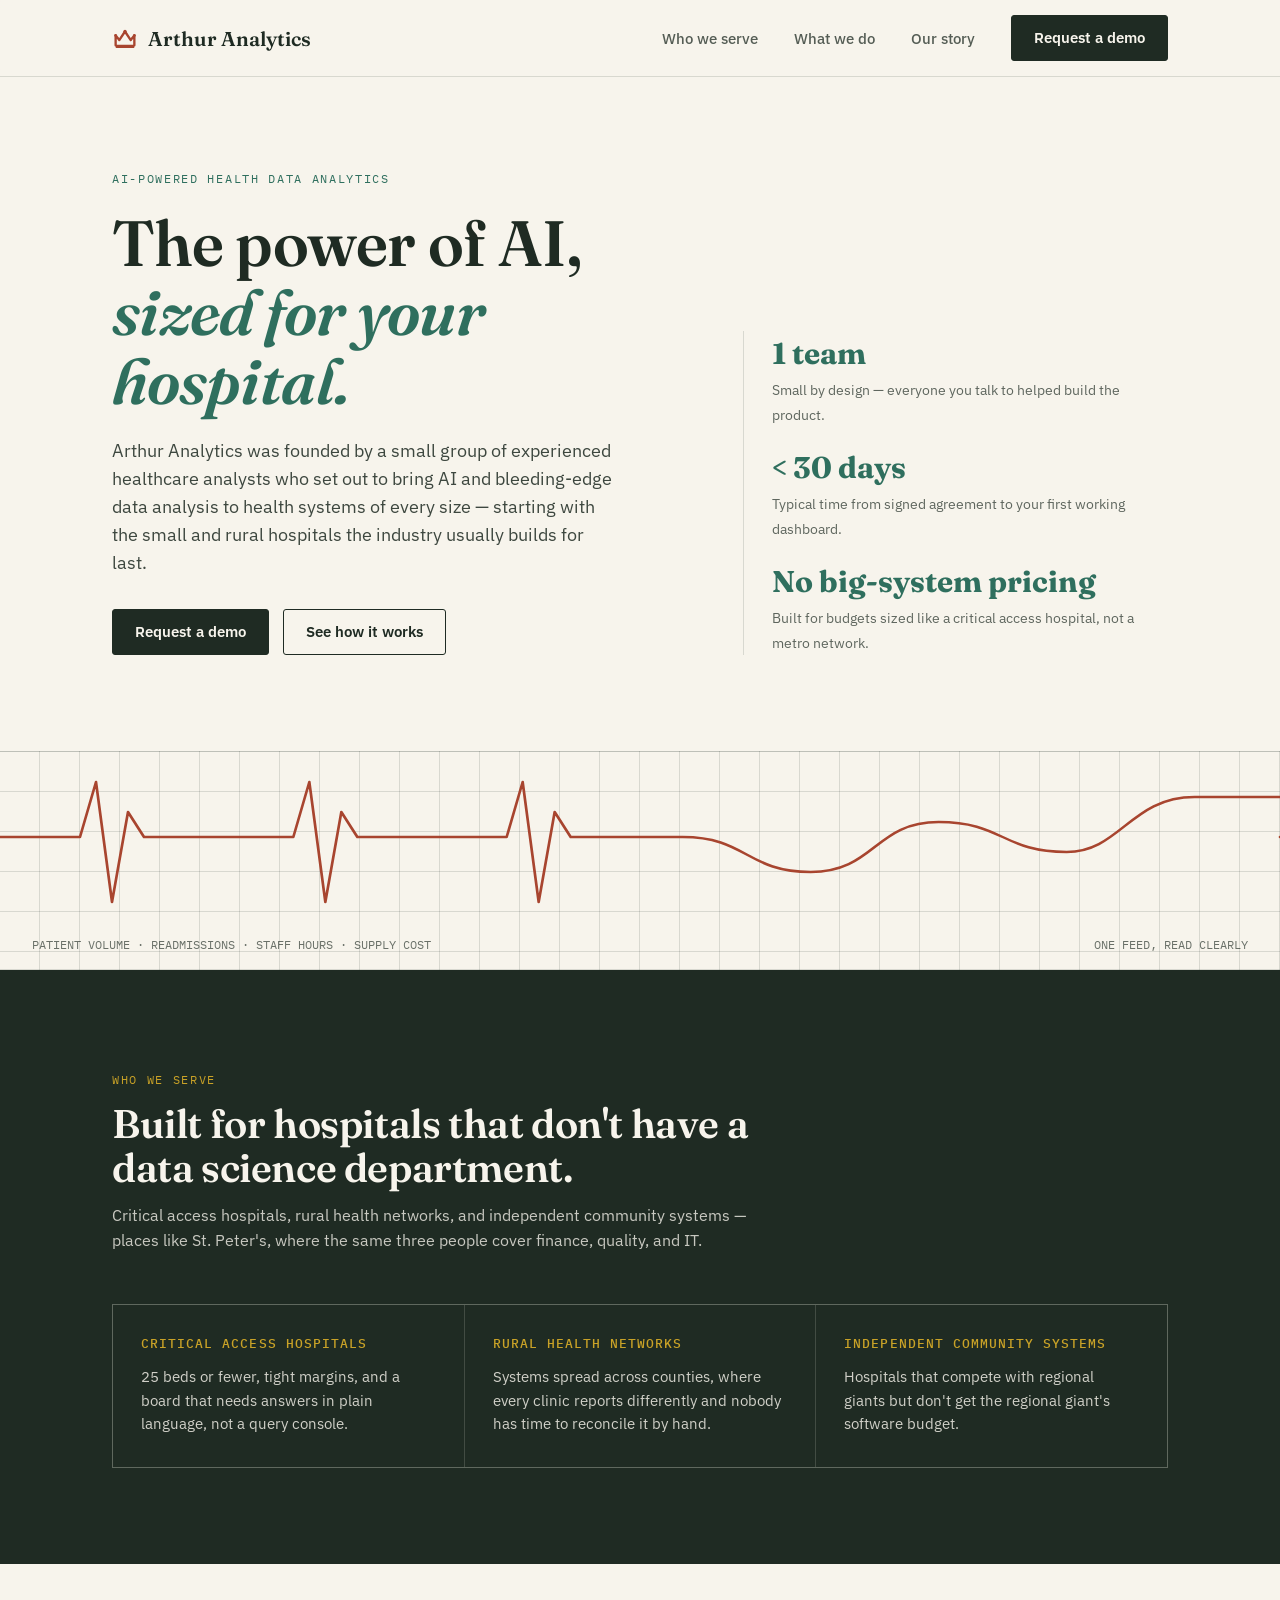
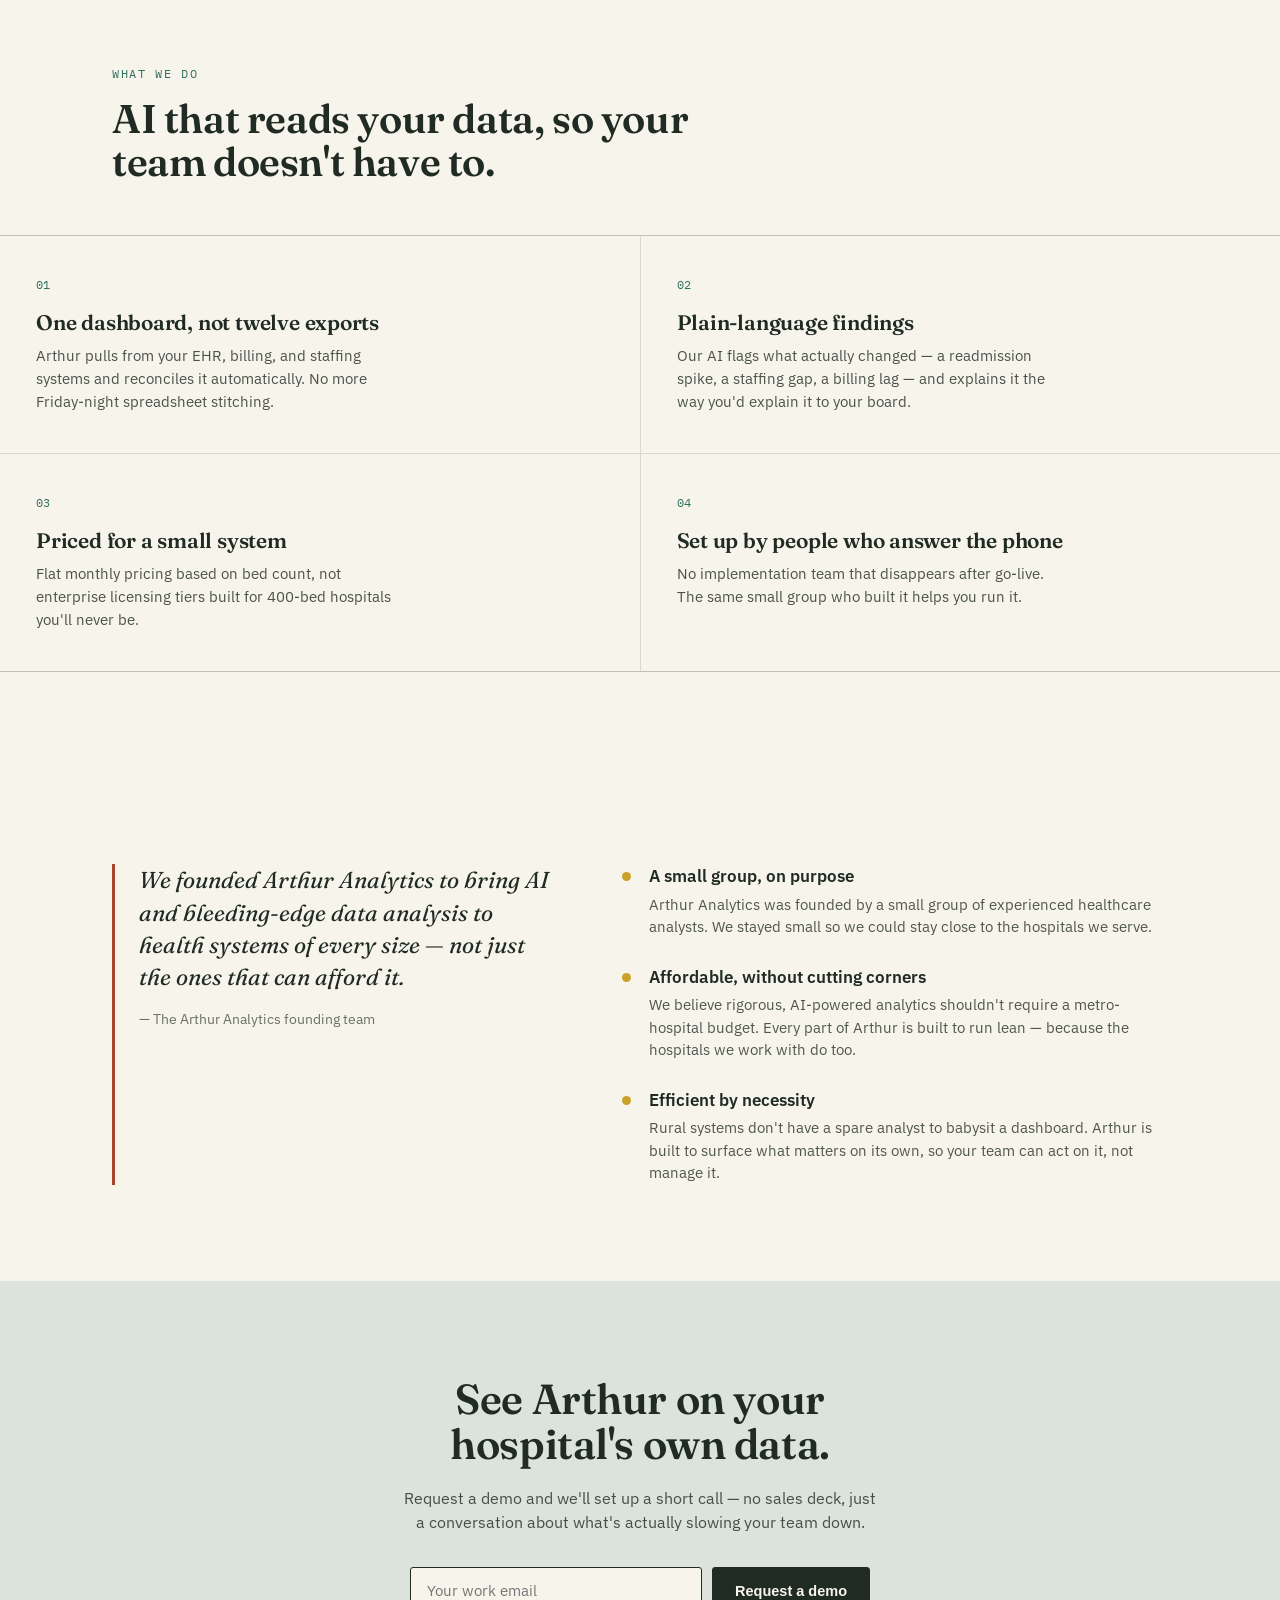
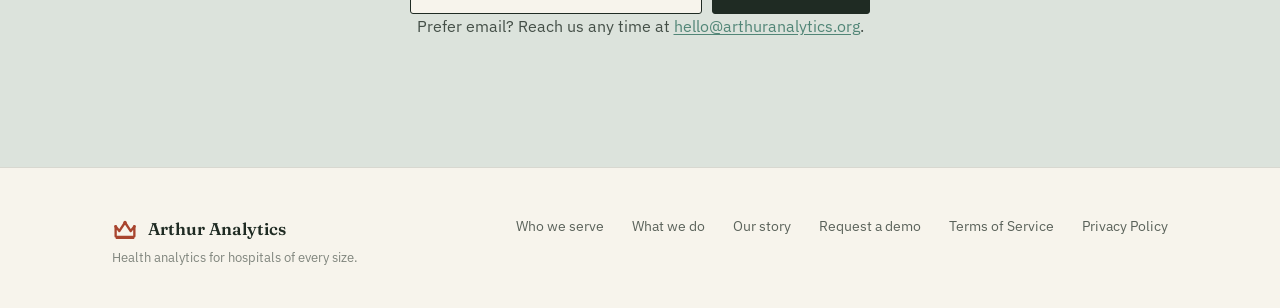
<file: index.html>
<!DOCTYPE html>
<html lang="en">
<head>
<meta charset="UTF-8">
<meta name="viewport" content="width=device-width, initial-scale=1.0">
<title>Arthur Analytics — AI-powered health analytics for hospitals of every size</title>
<meta name="description" content="Arthur Analytics brings the power of AI and bleeding-edge data analysis to health systems of all sizes — built by a small group of healthcare analysts, priced for small and rural hospitals.">
<link rel="preconnect" href="https://fonts.googleapis.com">
<link rel="preconnect" href="https://fonts.gstatic.com" crossorigin>
<link href="https://fonts.googleapis.com/css2?family=Fraunces:opsz,wght@9..144,400;9..144,500;9..144,600;9..144,700&family=IBM+Plex+Sans:wght@400;500;600&family=IBM+Plex+Mono:wght@400;500&display=swap" rel="stylesheet">
<link rel="stylesheet" href="styles.css">
</head>
<body>

<header>
  <nav class="wrap">
    <a class="logo" href="index.html" aria-label="Arthur Analytics home">
      <svg class="mark" viewBox="0 0 100 100" aria-hidden="true">
        <rect x="14" y="76" width="72" height="12" rx="2.5" fill="currentColor"/>
        <polyline points="14,78 14,40 28,58 50,25 72,58 86,40 86,78" fill="none" stroke="currentColor" stroke-width="9" stroke-linejoin="round" stroke-linecap="round"/>
        <circle cx="14" cy="40" r="5.5" fill="currentColor"/>
        <circle cx="50" cy="25" r="6.5" fill="currentColor"/>
        <circle cx="86" cy="40" r="5.5" fill="currentColor"/>
      </svg>
      Arthur Analytics
    </a>
    <div class="nav-links">
      <ul>
        <li><a href="#who">Who we serve</a></li>
        <li><a href="#what">What we do</a></li>
        <li><a href="#story">Our story</a></li>
      </ul>
      <a class="btn btn-primary" href="#contact">Request a demo</a>
    </div>
  </nav>
</header>

<main>
  <section class="hero">
    <div class="wrap">
      <div>
        <span class="eyebrow">AI-powered health data analytics</span>
        <h1>The power of AI, <em>sized for your hospital.</em></h1>
        <p class="lede">Arthur Analytics was founded by a small group of experienced healthcare analysts who set out to bring AI and bleeding-edge data analysis to health systems of every size — starting with the small and rural hospitals the industry usually builds for last.</p>
        <div class="hero-ctas">
          <a class="btn btn-primary" href="#contact">Request a demo</a>
          <a class="btn btn-ghost" href="#what">See how it works</a>
        </div>
      </div>
      <div class="hero-stats">
        <div class="hero-stat"><b>1 team</b><span>Small by design — everyone you talk to helped build the product.</span></div>
        <div class="hero-stat"><b>&lt; 30 days</b><span>Typical time from signed agreement to your first working dashboard.</span></div>
        <div class="hero-stat"><b>No big-system pricing</b><span>Built for budgets sized like a critical access hospital, not a metro network.</span></div>
      </div>
    </div>
  </section>

  <div class="vitals" role="img" aria-label="Animated line that turns a hospital vital sign trace into a rising performance chart">
    <svg viewBox="0 0 1200 170" preserveAspectRatio="none">
      <path class="vitals-path" d="
        M0,85
        L60,85 L75,85 L90,30 L105,150 L120,60 L135,85
        L260,85 L275,85 L290,30 L305,150 L320,60 L335,85
        L460,85 L475,85 L490,30 L505,150 L520,60 L535,85
        L640,85
        C 700,85 700,120 760,120
        C 820,120 820,70 880,70
        C 940,70 940,100 1000,100
        C 1050,100 1060,45 1120,45
        L1200,45
        M1200,85
        L1260,85 L1275,85 L1290,30 L1305,150 L1320,60 L1335,85
        L1460,85 L1475,85 L1490,30 L1505,150 L1520,60 L1535,85
        L1660,85 L1675,85 L1690,30 L1705,150 L1720,60 L1735,85
        L1840,85
        C 1900,85 1900,120 1960,120
        C 2020,120 2020,70 2080,70
        C 2140,70 2140,100 2200,100
        C 2250,100 2260,45 2320,45
        L2400,45
      "/>
    </svg>
    <div class="vitals-caption">
      <span>PATIENT VOLUME · READMISSIONS · STAFF HOURS · SUPPLY COST</span>
      <span>ONE FEED, READ CLEARLY</span>
    </div>
  </div>

  <section id="who" class="who">
    <div class="wrap">
      <div class="section-head">
        <span class="eyebrow">Who we serve</span>
        <h2>Built for hospitals that don't have a data science department.</h2>
        <p>Critical access hospitals, rural health networks, and independent community systems — places like St. Peter's, where the same three people cover finance, quality, and IT.</p>
      </div>
      <div class="who-grid">
        <div class="who-card">
          <h3>Critical access hospitals</h3>
          <p>25 beds or fewer, tight margins, and a board that needs answers in plain language, not a query console.</p>
        </div>
        <div class="who-card">
          <h3>Rural health networks</h3>
          <p>Systems spread across counties, where every clinic reports differently and nobody has time to reconcile it by hand.</p>
        </div>
        <div class="who-card">
          <h3>Independent community systems</h3>
          <p>Hospitals that compete with regional giants but don't get the regional giant's software budget.</p>
        </div>
      </div>
    </div>
  </section>

  <section id="what">
    <div class="wrap">
      <div class="section-head">
        <span class="eyebrow">What we do</span>
        <h2>AI that reads your data, so your team doesn't have to.</h2>
      </div>
    </div>
    <div class="features">
      <div class="feature">
        <span class="num">01</span>
        <h3>One dashboard, not twelve exports</h3>
        <p>Arthur pulls from your EHR, billing, and staffing systems and reconciles it automatically. No more Friday-night spreadsheet stitching.</p>
      </div>
      <div class="feature">
        <span class="num">02</span>
        <h3>Plain-language findings</h3>
        <p>Our AI flags what actually changed — a readmission spike, a staffing gap, a billing lag — and explains it the way you'd explain it to your board.</p>
      </div>
      <div class="feature">
        <span class="num">03</span>
        <h3>Priced for a small system</h3>
        <p>Flat monthly pricing based on bed count, not enterprise licensing tiers built for 400-bed hospitals you'll never be.</p>
      </div>
      <div class="feature">
        <span class="num">04</span>
        <h3>Set up by people who answer the phone</h3>
        <p>No implementation team that disappears after go-live. The same small group who built it helps you run it.</p>
      </div>
    </div>
  </section>

  <section id="story" class="story">
    <div class="wrap">
      <div class="story-quote">
        <p>We founded Arthur Analytics to bring AI and bleeding-edge data analysis to health systems of every size — not just the ones that can afford it.</p>
        <cite>— The Arthur Analytics founding team</cite>
      </div>
      <div class="story-list">
        <div class="story-item">
          <span class="dot"></span>
          <div>
            <h4>A small group, on purpose</h4>
            <p>Arthur Analytics was founded by a small group of experienced healthcare analysts. We stayed small so we could stay close to the hospitals we serve.</p>
          </div>
        </div>
        <div class="story-item">
          <span class="dot"></span>
          <div>
            <h4>Affordable, without cutting corners</h4>
            <p>We believe rigorous, AI-powered analytics shouldn't require a metro-hospital budget. Every part of Arthur is built to run lean — because the hospitals we work with do too.</p>
          </div>
        </div>
        <div class="story-item">
          <span class="dot"></span>
          <div>
            <h4>Efficient by necessity</h4>
            <p>Rural systems don't have a spare analyst to babysit a dashboard. Arthur is built to surface what matters on its own, so your team can act on it, not manage it.</p>
          </div>
        </div>
      </div>
    </div>
  </section>

  <section id="contact" class="cta">
    <div class="wrap">
      <h2>See Arthur on your hospital's own data.</h2>
      <p>Request a demo and we'll set up a short call — no sales deck, just a conversation about what's actually slowing your team down.</p>
      <form class="cta-form" onsubmit="event.preventDefault(); var e=this.querySelector('#email').value; var body='Hi Arthur Analytics team,\n\nWe would like to see a demo. Our hospital is: \n\nMy email: '+e; window.location.href='mailto:hello@arthuranalytics.org?subject='+encodeURIComponent('Demo request')+'&body='+encodeURIComponent(body);">
        <label for="email" class="visually-hidden" style="position:absolute; left:-9999px;">Work email</label>
        <input id="email" type="email" placeholder="Your work email" required>
        <button class="btn btn-primary" type="submit">Request a demo</button>
      </form>
      <p class="cta-note">Prefer email? Reach us any time at <a href="mailto:hello@arthuranalytics.org">hello@arthuranalytics.org</a>.</p>
    </div>
  </section>
</main>

<footer>
  <div class="wrap">
    <div>
      <a class="logo" href="index.html" aria-label="Arthur Analytics home">
        <svg class="mark" viewBox="0 0 100 100" aria-hidden="true">
          <rect x="14" y="76" width="72" height="12" rx="2.5" fill="currentColor"/>
          <polyline points="14,78 14,40 28,58 50,25 72,58 86,40 86,78" fill="none" stroke="currentColor" stroke-width="9" stroke-linejoin="round" stroke-linecap="round"/>
          <circle cx="14" cy="40" r="5.5" fill="currentColor"/>
          <circle cx="50" cy="25" r="6.5" fill="currentColor"/>
          <circle cx="86" cy="40" r="5.5" fill="currentColor"/>
        </svg>
        Arthur Analytics
      </a>
      <p class="foot-meta">Health analytics for hospitals of every size.</p>
    </div>
    <div class="foot-links">
      <a href="#who">Who we serve</a>
      <a href="#what">What we do</a>
      <a href="#story">Our story</a>
      <a href="#contact">Request a demo</a>
      <a href="terms.html">Terms of Service</a>
      <a href="privacy.html">Privacy Policy</a>
    </div>
  </div>
</footer>

</body>
</html>
</file>
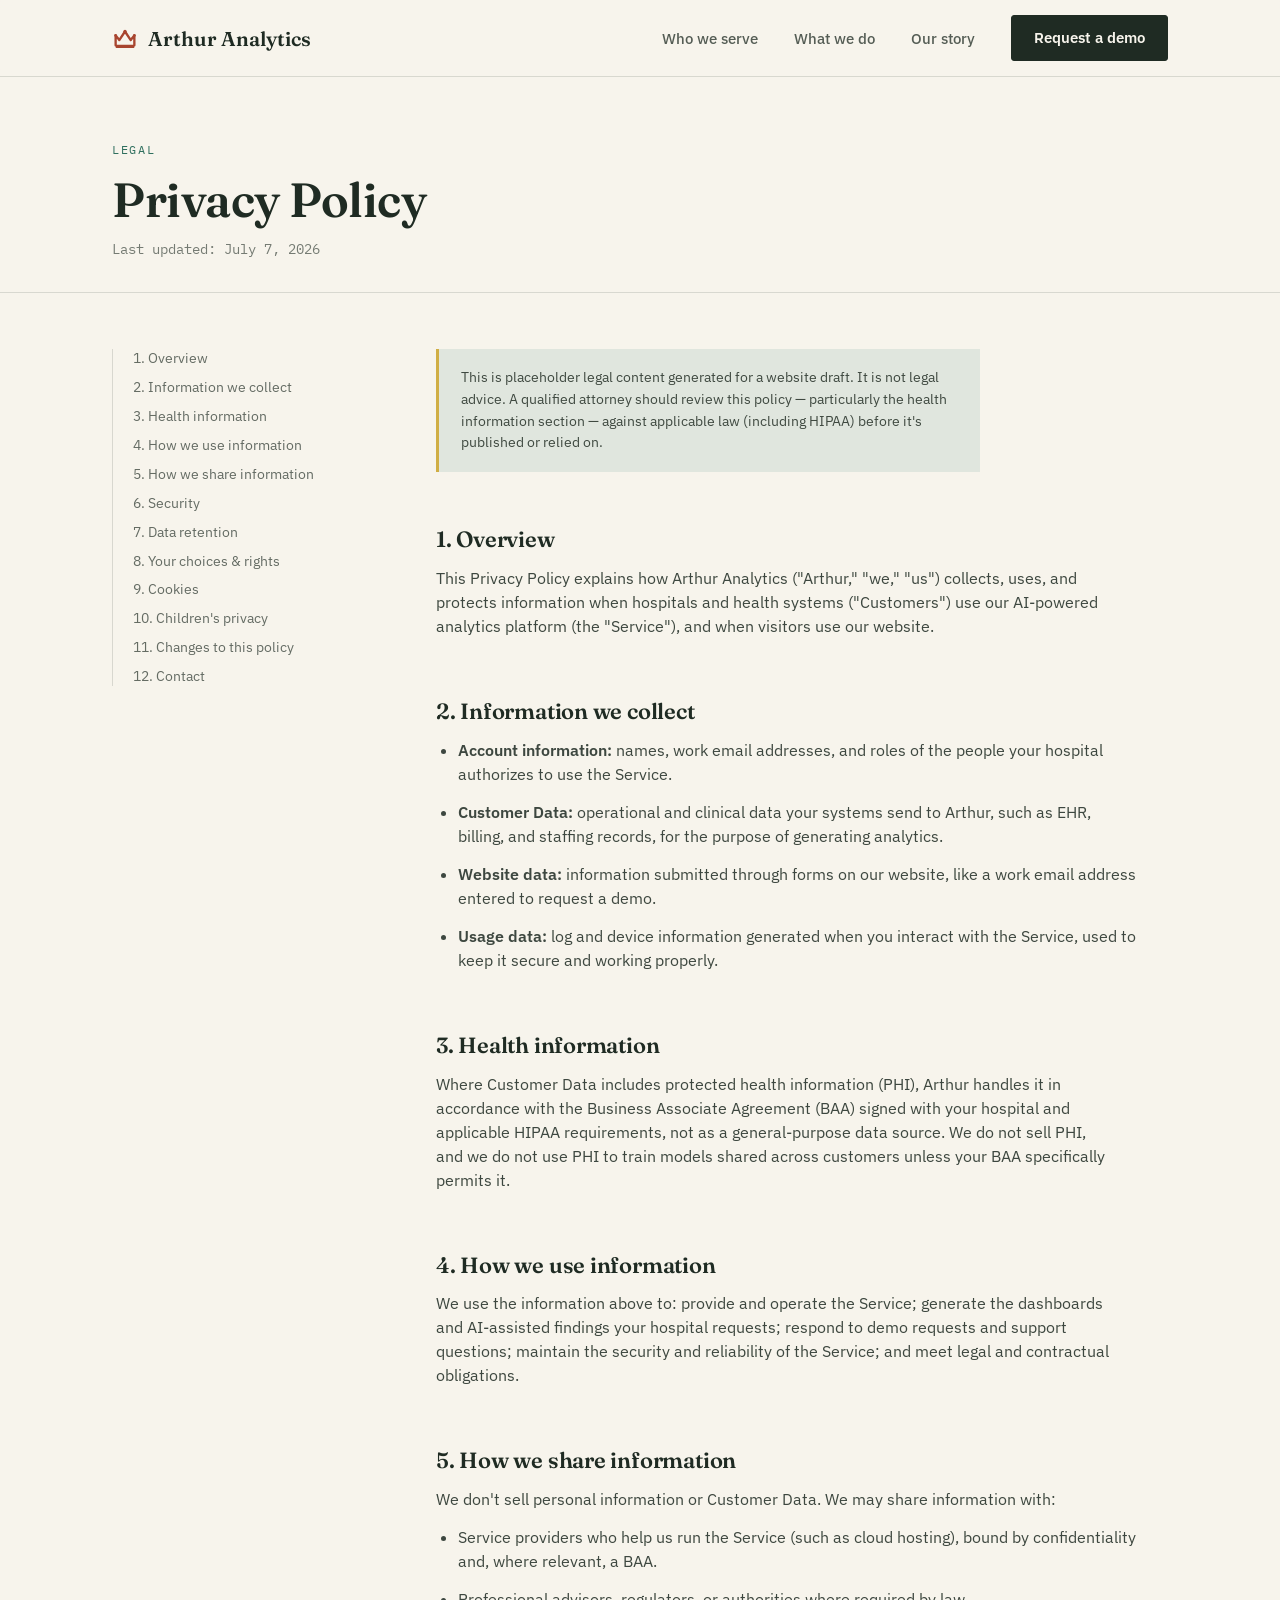
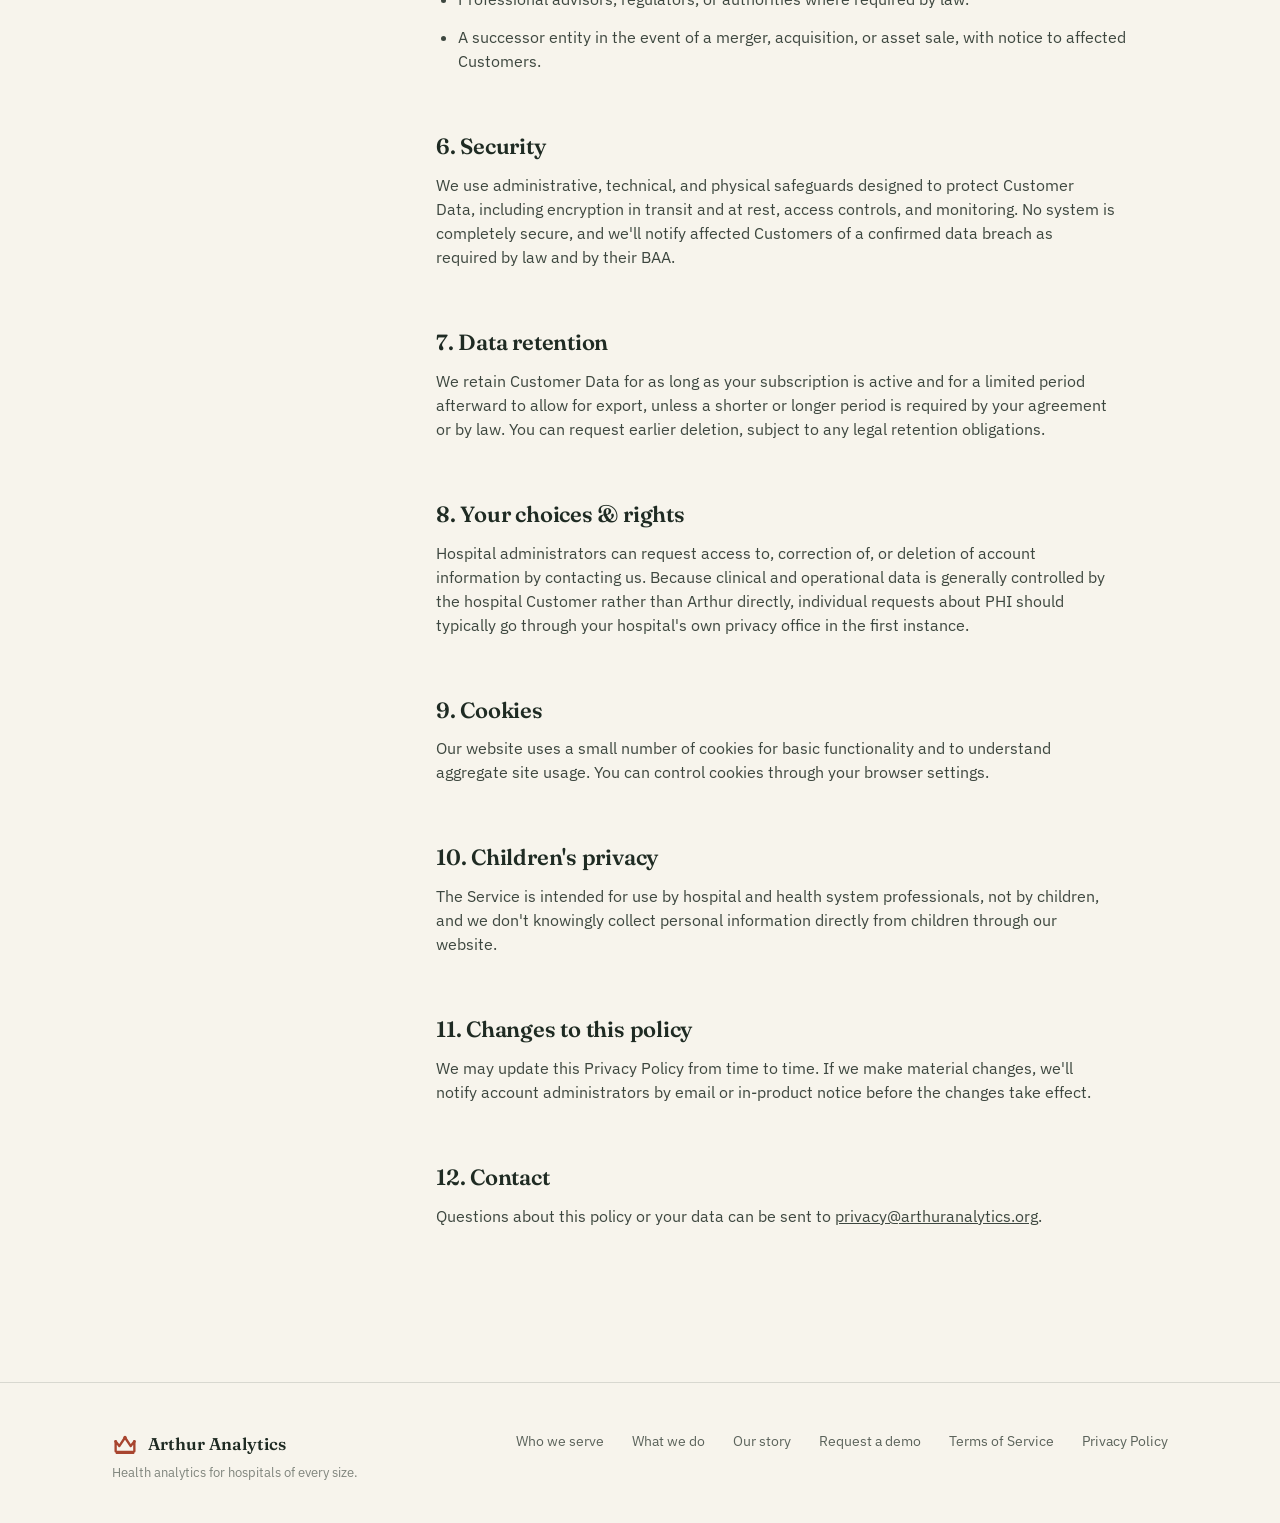
<file: privacy.html>
<!DOCTYPE html>
<html lang="en">
<head>
<meta charset="UTF-8">
<meta name="viewport" content="width=device-width, initial-scale=1.0">
<title>Privacy Policy — Arthur Analytics</title>
<meta name="description" content="How Arthur Analytics collects, uses, and protects information, including health data.">
<link rel="preconnect" href="https://fonts.googleapis.com">
<link rel="preconnect" href="https://fonts.gstatic.com" crossorigin>
<link href="https://fonts.googleapis.com/css2?family=Fraunces:opsz,wght@9..144,400;9..144,500;9..144,600;9..144,700&family=IBM+Plex+Sans:wght@400;500;600&family=IBM+Plex+Mono:wght@400;500&display=swap" rel="stylesheet">
<link rel="stylesheet" href="styles.css">
</head>
<body>

<header>
  <nav class="wrap">
    <a class="logo" href="index.html" aria-label="Arthur Analytics home">
      <svg class="mark" viewBox="0 0 100 100" aria-hidden="true">
        <rect x="14" y="76" width="72" height="12" rx="2.5" fill="currentColor"/>
        <polyline points="14,78 14,40 28,58 50,25 72,58 86,40 86,78" fill="none" stroke="currentColor" stroke-width="9" stroke-linejoin="round" stroke-linecap="round"/>
        <circle cx="14" cy="40" r="5.5" fill="currentColor"/>
        <circle cx="50" cy="25" r="6.5" fill="currentColor"/>
        <circle cx="86" cy="40" r="5.5" fill="currentColor"/>
      </svg>
      Arthur Analytics
    </a>
    <div class="nav-links">
      <ul>
        <li><a href="index.html#who">Who we serve</a></li>
        <li><a href="index.html#what">What we do</a></li>
        <li><a href="index.html#story">Our story</a></li>
      </ul>
      <a class="btn btn-primary" href="index.html#contact">Request a demo</a>
    </div>
  </nav>
</header>

<main>
  <section class="legal-hero">
    <div class="wrap">
      <span class="eyebrow">Legal</span>
      <h1>Privacy Policy</h1>
      <p class="updated">Last updated: July 7, 2026</p>
    </div>
  </section>

  <section class="legal-body">
    <div class="wrap">
      <nav class="legal-toc" aria-label="Table of contents">
        <a href="#overview">1. Overview</a>
        <a href="#info-we-collect">2. Information we collect</a>
        <a href="#health-info">3. Health information</a>
        <a href="#how-we-use">4. How we use information</a>
        <a href="#sharing">5. How we share information</a>
        <a href="#security">6. Security</a>
        <a href="#retention">7. Data retention</a>
        <a href="#rights">8. Your choices &amp; rights</a>
        <a href="#cookies">9. Cookies</a>
        <a href="#children">10. Children's privacy</a>
        <a href="#changes-privacy">11. Changes to this policy</a>
        <a href="#contact-privacy">12. Contact</a>
      </nav>

      <div class="legal-content">
        <div class="legal-note">
          This is placeholder legal content generated for a website draft. It is not legal advice. A qualified attorney should review this policy — particularly the health information section — against applicable law (including HIPAA) before it's published or relied on.
        </div>

        <section id="overview">
          <h2>1. Overview</h2>
          <p>This Privacy Policy explains how Arthur Analytics ("Arthur," "we," "us") collects, uses, and protects information when hospitals and health systems ("Customers") use our AI-powered analytics platform (the "Service"), and when visitors use our website.</p>
        </section>

        <section id="info-we-collect">
          <h2>2. Information we collect</h2>
          <ul>
            <li><strong>Account information:</strong> names, work email addresses, and roles of the people your hospital authorizes to use the Service.</li>
            <li><strong>Customer Data:</strong> operational and clinical data your systems send to Arthur, such as EHR, billing, and staffing records, for the purpose of generating analytics.</li>
            <li><strong>Website data:</strong> information submitted through forms on our website, like a work email address entered to request a demo.</li>
            <li><strong>Usage data:</strong> log and device information generated when you interact with the Service, used to keep it secure and working properly.</li>
          </ul>
        </section>

        <section id="health-info">
          <h2>3. Health information</h2>
          <p>Where Customer Data includes protected health information (PHI), Arthur handles it in accordance with the Business Associate Agreement (BAA) signed with your hospital and applicable HIPAA requirements, not as a general-purpose data source. We do not sell PHI, and we do not use PHI to train models shared across customers unless your BAA specifically permits it.</p>
        </section>

        <section id="how-we-use">
          <h2>4. How we use information</h2>
          <p>We use the information above to: provide and operate the Service; generate the dashboards and AI-assisted findings your hospital requests; respond to demo requests and support questions; maintain the security and reliability of the Service; and meet legal and contractual obligations.</p>
        </section>

        <section id="sharing">
          <h2>5. How we share information</h2>
          <p>We don't sell personal information or Customer Data. We may share information with:</p>
          <ul>
            <li>Service providers who help us run the Service (such as cloud hosting), bound by confidentiality and, where relevant, a BAA.</li>
            <li>Professional advisors, regulators, or authorities where required by law.</li>
            <li>A successor entity in the event of a merger, acquisition, or asset sale, with notice to affected Customers.</li>
          </ul>
        </section>

        <section id="security">
          <h2>6. Security</h2>
          <p>We use administrative, technical, and physical safeguards designed to protect Customer Data, including encryption in transit and at rest, access controls, and monitoring. No system is completely secure, and we'll notify affected Customers of a confirmed data breach as required by law and by their BAA.</p>
        </section>

        <section id="retention">
          <h2>7. Data retention</h2>
          <p>We retain Customer Data for as long as your subscription is active and for a limited period afterward to allow for export, unless a shorter or longer period is required by your agreement or by law. You can request earlier deletion, subject to any legal retention obligations.</p>
        </section>

        <section id="rights">
          <h2>8. Your choices &amp; rights</h2>
          <p>Hospital administrators can request access to, correction of, or deletion of account information by contacting us. Because clinical and operational data is generally controlled by the hospital Customer rather than Arthur directly, individual requests about PHI should typically go through your hospital's own privacy office in the first instance.</p>
        </section>

        <section id="cookies">
          <h2>9. Cookies</h2>
          <p>Our website uses a small number of cookies for basic functionality and to understand aggregate site usage. You can control cookies through your browser settings.</p>
        </section>

        <section id="children">
          <h2>10. Children's privacy</h2>
          <p>The Service is intended for use by hospital and health system professionals, not by children, and we don't knowingly collect personal information directly from children through our website.</p>
        </section>

        <section id="changes-privacy">
          <h2>11. Changes to this policy</h2>
          <p>We may update this Privacy Policy from time to time. If we make material changes, we'll notify account administrators by email or in-product notice before the changes take effect.</p>
        </section>

        <section id="contact-privacy">
          <h2>12. Contact</h2>
          <p>Questions about this policy or your data can be sent to <a href="mailto:privacy@arthuranalytics.org">privacy@arthuranalytics.org</a>.</p>
        </section>
      </div>
    </div>
  </section>
</main>

<footer>
  <div class="wrap">
    <div>
      <a class="logo" href="index.html" aria-label="Arthur Analytics home">
        <svg class="mark" viewBox="0 0 100 100" aria-hidden="true">
          <rect x="14" y="76" width="72" height="12" rx="2.5" fill="currentColor"/>
          <polyline points="14,78 14,40 28,58 50,25 72,58 86,40 86,78" fill="none" stroke="currentColor" stroke-width="9" stroke-linejoin="round" stroke-linecap="round"/>
          <circle cx="14" cy="40" r="5.5" fill="currentColor"/>
          <circle cx="50" cy="25" r="6.5" fill="currentColor"/>
          <circle cx="86" cy="40" r="5.5" fill="currentColor"/>
        </svg>
        Arthur Analytics
      </a>
      <p class="foot-meta">Health analytics for hospitals of every size.</p>
    </div>
    <div class="foot-links">
      <a href="index.html#who">Who we serve</a>
      <a href="index.html#what">What we do</a>
      <a href="index.html#story">Our story</a>
      <a href="index.html#contact">Request a demo</a>
      <a href="terms.html">Terms of Service</a>
      <a href="privacy.html">Privacy Policy</a>
    </div>
  </div>
</footer>

</body>
</html>
</file>
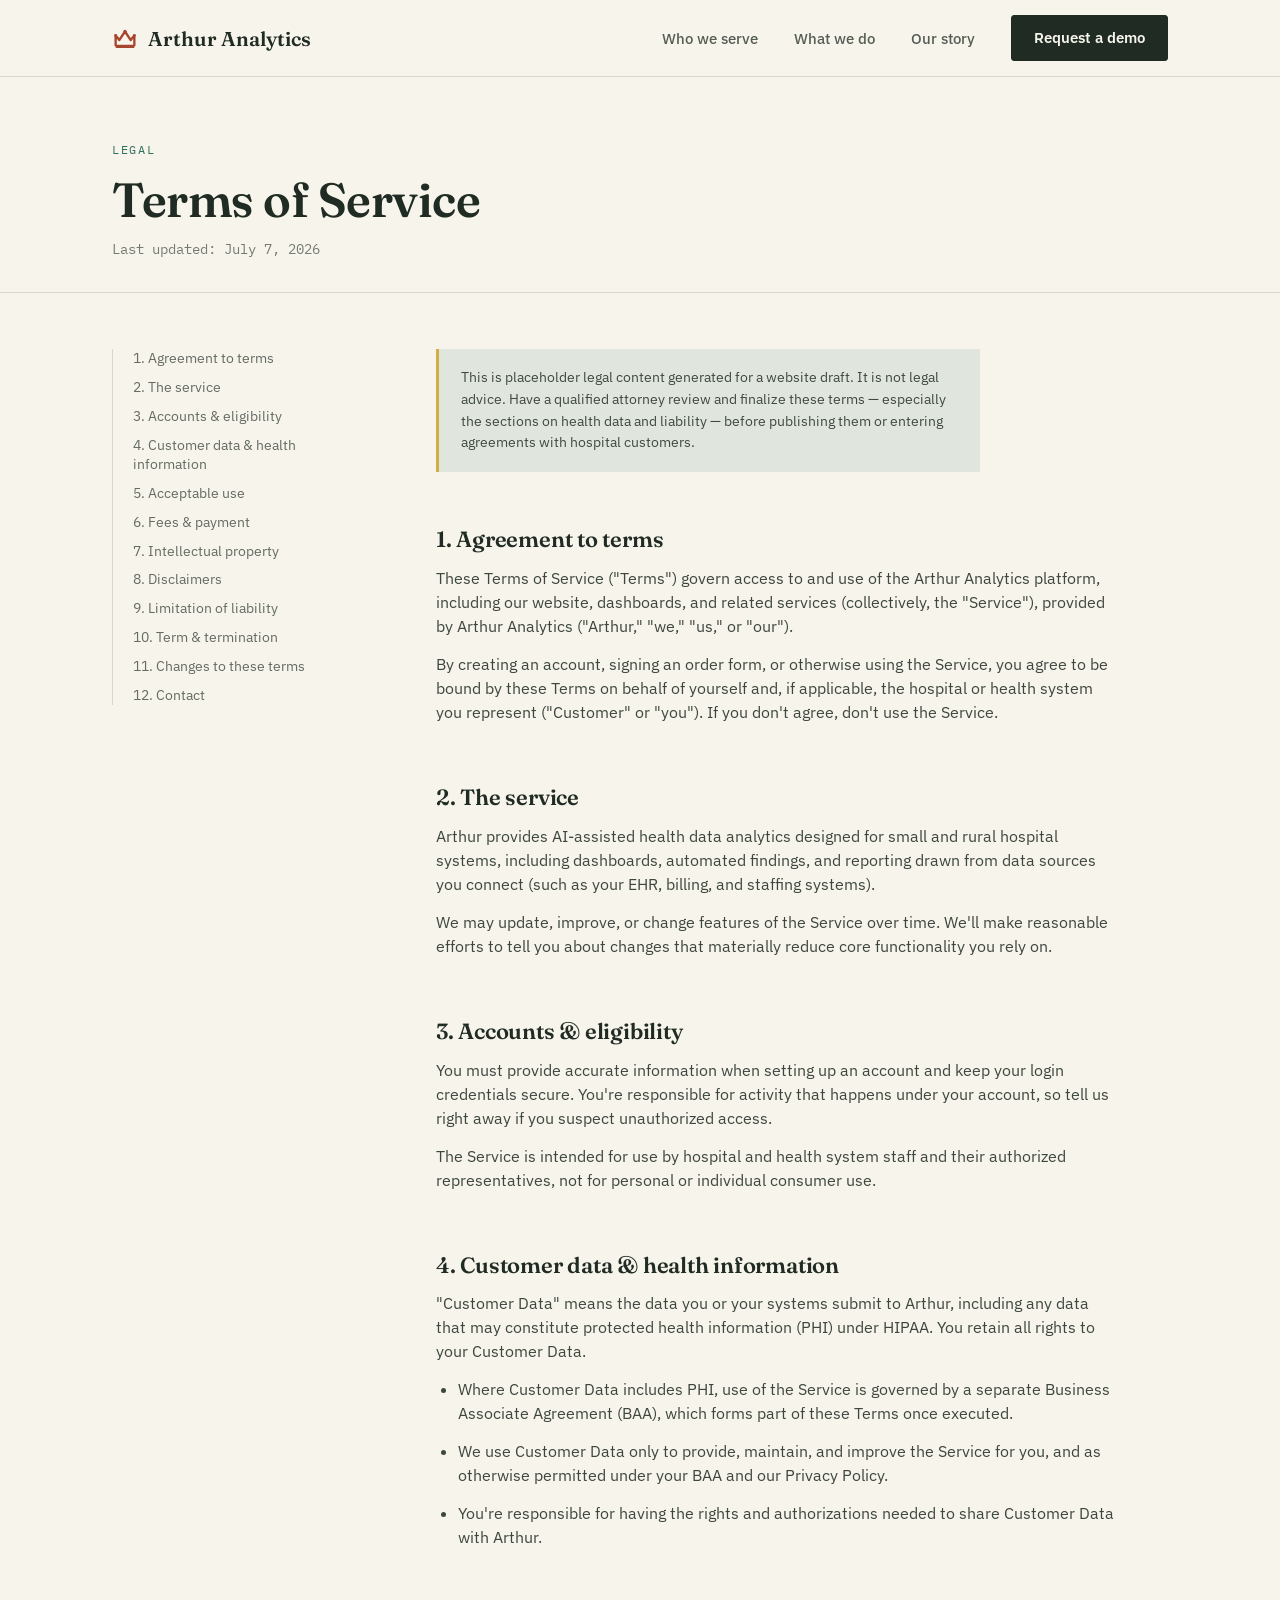
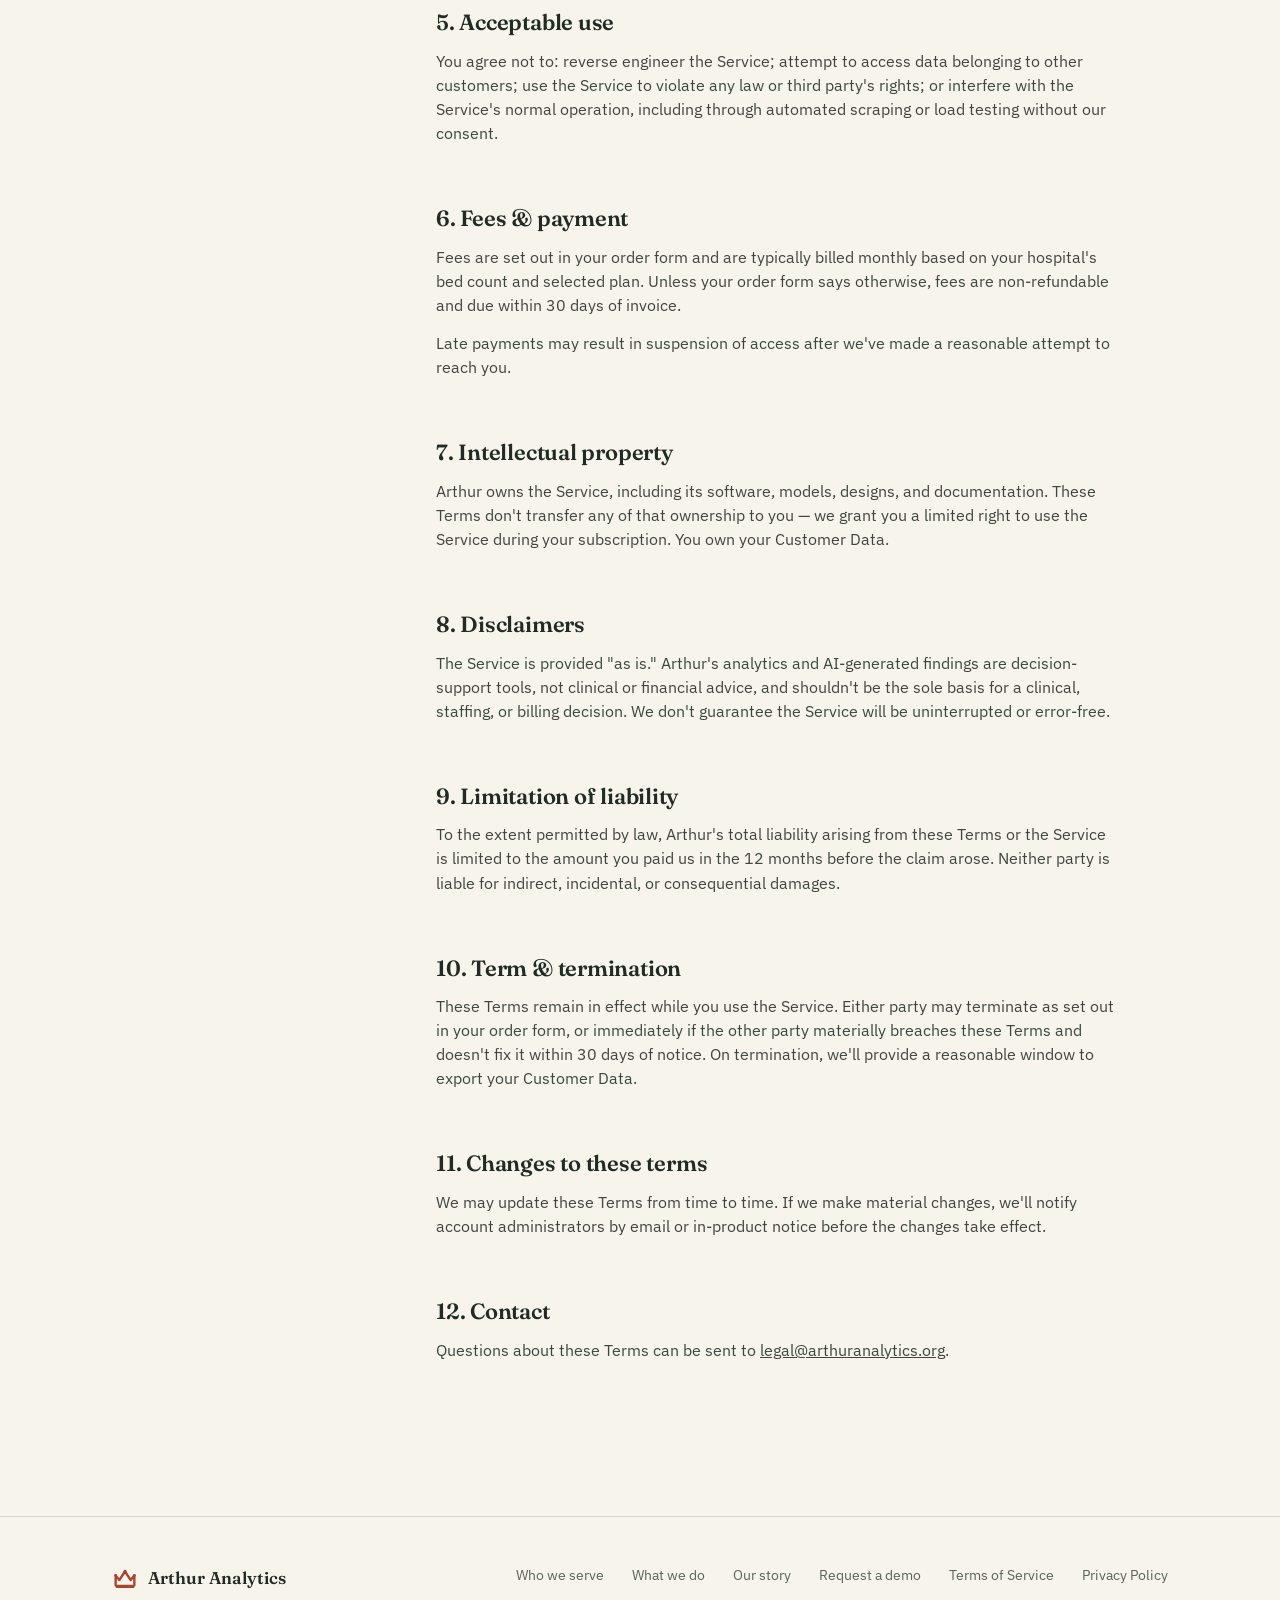
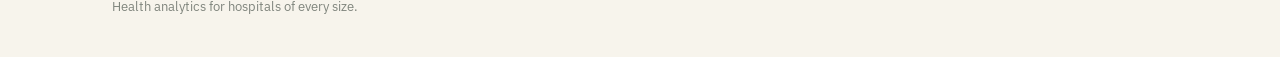
<file: terms.html>
<!DOCTYPE html>
<html lang="en">
<head>
<meta charset="UTF-8">
<meta name="viewport" content="width=device-width, initial-scale=1.0">
<title>Terms of Service — Arthur Analytics</title>
<meta name="description" content="The terms that govern use of Arthur Analytics' health data analytics platform.">
<link rel="preconnect" href="https://fonts.googleapis.com">
<link rel="preconnect" href="https://fonts.gstatic.com" crossorigin>
<link href="https://fonts.googleapis.com/css2?family=Fraunces:opsz,wght@9..144,400;9..144,500;9..144,600;9..144,700&family=IBM+Plex+Sans:wght@400;500;600&family=IBM+Plex+Mono:wght@400;500&display=swap" rel="stylesheet">
<link rel="stylesheet" href="styles.css">
</head>
<body>

<header>
  <nav class="wrap">
    <a class="logo" href="index.html" aria-label="Arthur Analytics home">
      <svg class="mark" viewBox="0 0 100 100" aria-hidden="true">
        <rect x="14" y="76" width="72" height="12" rx="2.5" fill="currentColor"/>
        <polyline points="14,78 14,40 28,58 50,25 72,58 86,40 86,78" fill="none" stroke="currentColor" stroke-width="9" stroke-linejoin="round" stroke-linecap="round"/>
        <circle cx="14" cy="40" r="5.5" fill="currentColor"/>
        <circle cx="50" cy="25" r="6.5" fill="currentColor"/>
        <circle cx="86" cy="40" r="5.5" fill="currentColor"/>
      </svg>
      Arthur Analytics
    </a>
    <div class="nav-links">
      <ul>
        <li><a href="index.html#who">Who we serve</a></li>
        <li><a href="index.html#what">What we do</a></li>
        <li><a href="index.html#story">Our story</a></li>
      </ul>
      <a class="btn btn-primary" href="index.html#contact">Request a demo</a>
    </div>
  </nav>
</header>

<main>
  <section class="legal-hero">
    <div class="wrap">
      <span class="eyebrow">Legal</span>
      <h1>Terms of Service</h1>
      <p class="updated">Last updated: July 7, 2026</p>
    </div>
  </section>

  <section class="legal-body">
    <div class="wrap">
      <nav class="legal-toc" aria-label="Table of contents">
        <a href="#agreement">1. Agreement to terms</a>
        <a href="#service">2. The service</a>
        <a href="#accounts">3. Accounts &amp; eligibility</a>
        <a href="#data">4. Customer data &amp; health information</a>
        <a href="#acceptable-use">5. Acceptable use</a>
        <a href="#fees">6. Fees &amp; payment</a>
        <a href="#ip">7. Intellectual property</a>
        <a href="#warranty">8. Disclaimers</a>
        <a href="#liability">9. Limitation of liability</a>
        <a href="#term">10. Term &amp; termination</a>
        <a href="#changes">11. Changes to these terms</a>
        <a href="#contact-legal">12. Contact</a>
      </nav>

      <div class="legal-content">
        <div class="legal-note">
          This is placeholder legal content generated for a website draft. It is not legal advice. Have a qualified attorney review and finalize these terms — especially the sections on health data and liability — before publishing them or entering agreements with hospital customers.
        </div>

        <section id="agreement">
          <h2>1. Agreement to terms</h2>
          <p>These Terms of Service ("Terms") govern access to and use of the Arthur Analytics platform, including our website, dashboards, and related services (collectively, the "Service"), provided by Arthur Analytics ("Arthur," "we," "us," or "our").</p>
          <p>By creating an account, signing an order form, or otherwise using the Service, you agree to be bound by these Terms on behalf of yourself and, if applicable, the hospital or health system you represent ("Customer" or "you"). If you don't agree, don't use the Service.</p>
        </section>

        <section id="service">
          <h2>2. The service</h2>
          <p>Arthur provides AI-assisted health data analytics designed for small and rural hospital systems, including dashboards, automated findings, and reporting drawn from data sources you connect (such as your EHR, billing, and staffing systems).</p>
          <p>We may update, improve, or change features of the Service over time. We'll make reasonable efforts to tell you about changes that materially reduce core functionality you rely on.</p>
        </section>

        <section id="accounts">
          <h2>3. Accounts &amp; eligibility</h2>
          <p>You must provide accurate information when setting up an account and keep your login credentials secure. You're responsible for activity that happens under your account, so tell us right away if you suspect unauthorized access.</p>
          <p>The Service is intended for use by hospital and health system staff and their authorized representatives, not for personal or individual consumer use.</p>
        </section>

        <section id="data">
          <h2>4. Customer data &amp; health information</h2>
          <p>"Customer Data" means the data you or your systems submit to Arthur, including any data that may constitute protected health information (PHI) under HIPAA. You retain all rights to your Customer Data.</p>
          <ul>
            <li>Where Customer Data includes PHI, use of the Service is governed by a separate Business Associate Agreement (BAA), which forms part of these Terms once executed.</li>
            <li>We use Customer Data only to provide, maintain, and improve the Service for you, and as otherwise permitted under your BAA and our Privacy Policy.</li>
            <li>You're responsible for having the rights and authorizations needed to share Customer Data with Arthur.</li>
          </ul>
        </section>

        <section id="acceptable-use">
          <h2>5. Acceptable use</h2>
          <p>You agree not to: reverse engineer the Service; attempt to access data belonging to other customers; use the Service to violate any law or third party's rights; or interfere with the Service's normal operation, including through automated scraping or load testing without our consent.</p>
        </section>

        <section id="fees">
          <h2>6. Fees &amp; payment</h2>
          <p>Fees are set out in your order form and are typically billed monthly based on your hospital's bed count and selected plan. Unless your order form says otherwise, fees are non-refundable and due within 30 days of invoice.</p>
          <p>Late payments may result in suspension of access after we've made a reasonable attempt to reach you.</p>
        </section>

        <section id="ip">
          <h2>7. Intellectual property</h2>
          <p>Arthur owns the Service, including its software, models, designs, and documentation. These Terms don't transfer any of that ownership to you — we grant you a limited right to use the Service during your subscription. You own your Customer Data.</p>
        </section>

        <section id="warranty">
          <h2>8. Disclaimers</h2>
          <p>The Service is provided "as is." Arthur's analytics and AI-generated findings are decision-support tools, not clinical or financial advice, and shouldn't be the sole basis for a clinical, staffing, or billing decision. We don't guarantee the Service will be uninterrupted or error-free.</p>
        </section>

        <section id="liability">
          <h2>9. Limitation of liability</h2>
          <p>To the extent permitted by law, Arthur's total liability arising from these Terms or the Service is limited to the amount you paid us in the 12 months before the claim arose. Neither party is liable for indirect, incidental, or consequential damages.</p>
        </section>

        <section id="term">
          <h2>10. Term &amp; termination</h2>
          <p>These Terms remain in effect while you use the Service. Either party may terminate as set out in your order form, or immediately if the other party materially breaches these Terms and doesn't fix it within 30 days of notice. On termination, we'll provide a reasonable window to export your Customer Data.</p>
        </section>

        <section id="changes">
          <h2>11. Changes to these terms</h2>
          <p>We may update these Terms from time to time. If we make material changes, we'll notify account administrators by email or in-product notice before the changes take effect.</p>
        </section>

        <section id="contact-legal">
          <h2>12. Contact</h2>
          <p>Questions about these Terms can be sent to <a href="mailto:legal@arthuranalytics.org">legal@arthuranalytics.org</a>.</p>
        </section>
      </div>
    </div>
  </section>
</main>

<footer>
  <div class="wrap">
    <div>
      <a class="logo" href="index.html" aria-label="Arthur Analytics home">
        <svg class="mark" viewBox="0 0 100 100" aria-hidden="true">
          <rect x="14" y="76" width="72" height="12" rx="2.5" fill="currentColor"/>
          <polyline points="14,78 14,40 28,58 50,25 72,58 86,40 86,78" fill="none" stroke="currentColor" stroke-width="9" stroke-linejoin="round" stroke-linecap="round"/>
          <circle cx="14" cy="40" r="5.5" fill="currentColor"/>
          <circle cx="50" cy="25" r="6.5" fill="currentColor"/>
          <circle cx="86" cy="40" r="5.5" fill="currentColor"/>
        </svg>
        Arthur Analytics
      </a>
      <p class="foot-meta">Health analytics for hospitals of every size.</p>
    </div>
    <div class="foot-links">
      <a href="index.html#who">Who we serve</a>
      <a href="index.html#what">What we do</a>
      <a href="index.html#story">Our story</a>
      <a href="index.html#contact">Request a demo</a>
      <a href="terms.html">Terms of Service</a>
      <a href="privacy.html">Privacy Policy</a>
    </div>
  </div>
</footer>

</body>
</html>
</file>
<file: styles.css>
:root{
  --paper:#F7F4EC;
  --ink:#1F2B23;
  --pulse:#2F6F5E;
  --wheat:#C9A227;
  --rust:#A8452F;
  --mist:#DCE3DC;
  --line: rgba(31,43,35,0.14);
}
*{box-sizing:border-box; margin:0; padding:0;}
html{scroll-behavior:smooth;}
body{
  background:var(--paper);
  color:var(--ink);
  font-family:'IBM Plex Sans', sans-serif;
  line-height:1.55;
  -webkit-font-smoothing:antialiased;
}
img,svg{display:block; max-width:100%;}
a{color:inherit;}
.wrap{
  max-width:1120px;
  margin:0 auto;
  padding:0 32px;
}
h1,h2,h3{
  font-family:'Fraunces', serif;
  font-weight:600;
  letter-spacing:-0.01em;
  line-height:1.08;
}
.eyebrow{
  font-family:'IBM Plex Mono', monospace;
  font-size:12px;
  letter-spacing:0.14em;
  text-transform:uppercase;
  color:var(--pulse);
}

/* ---------- NAV ---------- */
header{
  position:sticky; top:0; z-index:50;
  background:rgba(247,244,236,0.92);
  backdrop-filter:blur(6px);
  border-bottom:1px solid var(--line);
}
nav.wrap{
  display:flex; align-items:center; justify-content:space-between;
  height:76px;
}
.logo{
  display:flex; align-items:center; gap:10px;
  font-family:'Fraunces', serif;
  font-weight:600;
  font-size:20px;
  text-decoration:none;
  color:var(--ink);
}
.logo .mark{width:26px; height:26px; color:var(--rust); flex-shrink:0;}
nav ul{
  list-style:none; display:flex; gap:36px;
}
nav ul a{
  text-decoration:none; font-size:15px; font-weight:500;
  color:var(--ink); opacity:0.75; transition:opacity .15s;
}
nav ul a:hover{opacity:1;}
.nav-links{display:flex; align-items:center; gap:36px;}
.btn{
  display:inline-flex; align-items:center; gap:8px;
  padding:11px 22px;
  border-radius:3px;
  font-size:14.5px; font-weight:600;
  text-decoration:none;
  border:1px solid var(--ink);
  transition: background .18s, color .18s, transform .18s;
}
.btn-primary{
  background:var(--ink); color:var(--paper);
}
.btn-primary:hover{background:var(--pulse); border-color:var(--pulse);}
.btn-ghost{background:transparent; color:var(--ink);}
.btn-ghost:hover{background:var(--ink); color:var(--paper);}
@media (max-width:760px){
  nav ul{display:none;}
}

/* ---------- HERO ---------- */
.hero{padding:88px 0 40px;}
.hero .wrap{
  display:grid; grid-template-columns:1.15fr 0.85fr; gap:56px; align-items:end;
}
.hero h1{
  font-size:clamp(38px, 5.2vw, 64px);
  margin:18px 0 22px;
  max-width:14ch;
}
.hero h1 em{
  font-style:italic; color:var(--pulse);
}
.hero p.lede{
  font-size:18px; max-width:46ch; opacity:0.86; margin-bottom:32px;
}
.hero-ctas{display:flex; gap:14px; flex-wrap:wrap;}
.hero-stats{
  display:flex; flex-direction:column; gap:18px;
  border-left:1px solid var(--line);
  padding-left:28px;
}
.hero-stat b{
  font-family:'Fraunces', serif; font-size:30px; display:block; color:var(--pulse);
}
.hero-stat span{font-size:13.5px; opacity:0.7;}
@media (max-width:760px){
  .hero .wrap{grid-template-columns:1fr;}
  .hero-stats{border-left:none; padding-left:0; border-top:1px solid var(--line); padding-top:24px;}
}

/* ---------- VITALS STRIP (signature element) ---------- */
.vitals{
  margin-top:56px;
  border-top:1px solid var(--line);
  border-bottom:1px solid var(--line);
  background:
    repeating-linear-gradient(to bottom, transparent 0 39px, var(--line) 39px 40px),
    repeating-linear-gradient(to right, transparent 0 39px, var(--line) 39px 40px);
  background-size:100% 40px, 40px 100%;
  position:relative;
  overflow:hidden;
}
.vitals svg{width:100%; height:170px; display:block;}
.vitals-path{
  fill:none;
  stroke:var(--rust);
  stroke-width:2.5;
  stroke-linecap:round;
  stroke-linejoin:round;
  stroke-dasharray:2000;
  stroke-dashoffset:2000;
  animation:draw 3.6s ease-out forwards, glide 9s linear infinite 3.6s;
}
@keyframes draw{ to{ stroke-dashoffset:0; } }
@keyframes glide{
  0%{transform:translateX(0);}
  100%{transform:translateX(-33.333%);}
}
.vitals-caption{
  display:flex; justify-content:space-between; align-items:center;
  padding:14px 32px; font-family:'IBM Plex Mono', monospace; font-size:12px;
  color:var(--ink); opacity:0.65; flex-wrap:wrap; gap:8px;
}
@media (prefers-reduced-motion: reduce){
  .vitals-path{animation:none; stroke-dashoffset:0;}
}

/* ---------- SECTION GENERIC ---------- */
section{padding:96px 0;}
section.tight{padding:72px 0;}
.section-head{
  max-width:640px; margin-bottom:52px;
}
.section-head h2{
  font-size:clamp(28px, 3.4vw, 40px);
  margin-top:12px;
}
.rule{
  border:none; border-top:1px solid var(--line);
}

/* ---------- WHO WE SERVE ---------- */
.who{background:var(--ink); color:var(--paper);}
.who .eyebrow{color:var(--wheat);}
.who .section-head p{opacity:0.78; margin-top:14px; font-size:16px;}
.who-grid{
  display:grid; grid-template-columns:repeat(3, 1fr); gap:1px;
  background:rgba(247,244,236,0.16);
  border:1px solid rgba(247,244,236,0.16);
}
.who-card{
  background:var(--ink); padding:32px 28px;
}
.who-card h3{
  font-family:'IBM Plex Mono', monospace; font-weight:500;
  font-size:13px; letter-spacing:0.08em; text-transform:uppercase;
  color:var(--wheat); margin-bottom:14px;
}
.who-card p{font-size:15px; opacity:0.82;}
@media (max-width:760px){ .who-grid{grid-template-columns:1fr;} }

/* ---------- WHAT WE DO ---------- */
.features{
  display:grid; grid-template-columns:repeat(2, 1fr); gap:1px;
  background:var(--line);
  border-top:1px solid var(--line);
  border-bottom:1px solid var(--line);
}
.feature{
  background:var(--paper); padding:40px 36px;
}
.feature .num{
  font-family:'IBM Plex Mono', monospace; font-size:12px; color:var(--pulse);
  margin-bottom:16px; display:block;
}
.feature h3{font-size:21px; margin-bottom:10px;}
.feature p{font-size:15px; opacity:0.8; max-width:42ch;}
@media (max-width:760px){ .features{grid-template-columns:1fr;} }

/* ---------- WHY US / STORY ---------- */
.story .wrap{
  display:grid; grid-template-columns:0.9fr 1.1fr; gap:64px;
}
.story-quote{
  border-left:3px solid var(--rust); padding-left:24px;
}
.story-quote p{
  font-family:'Fraunces', serif; font-size:23px; font-style:italic; line-height:1.4;
  color:var(--ink);
}
.story-quote cite{
  display:block; margin-top:16px; font-style:normal; font-size:13.5px; opacity:0.65;
}
.story-list{display:flex; flex-direction:column; gap:26px;}
.story-item{display:flex; gap:18px;}
.story-item .dot{
  width:9px; height:9px; border-radius:50%; background:var(--wheat);
  margin-top:8px; flex-shrink:0;
}
.story-item h4{font-size:16.5px; font-weight:600; margin-bottom:4px;}
.story-item p{font-size:14.5px; opacity:0.78;}
@media (max-width:760px){ .story .wrap{grid-template-columns:1fr; gap:40px;} }

/* ---------- CTA ---------- */
.cta{
  background:var(--mist);
  text-align:center;
}
.cta h2{font-size:clamp(28px,4vw,42px); max-width:20ch; margin:0 auto 18px;}
.cta p{max-width:48ch; margin:0 auto 32px; opacity:0.8; font-size:16px;}
.cta-form{
  display:flex; gap:10px; justify-content:center; flex-wrap:wrap; max-width:460px; margin:0 auto;
}
.cta-form input{
  flex:1; min-width:220px;
  padding:13px 16px;
  border:1px solid var(--ink);
  border-radius:3px;
  background:var(--paper);
  font-family:'IBM Plex Sans', sans-serif;
  font-size:15px;
}
.cta-form input:focus{outline:2px solid var(--pulse); outline-offset:2px;}
.cta-note{margin-top:16px; font-size:12.5px; opacity:0.6;}

/* ---------- FOOTER ---------- */
footer{padding:48px 0 40px; border-top:1px solid var(--line);}
footer .wrap{
  display:flex; justify-content:space-between; align-items:flex-start; flex-wrap:wrap; gap:24px;
}
footer .logo{font-size:17px;}
footer .foot-links{display:flex; gap:28px; flex-wrap:wrap;}
footer .foot-links a{font-size:14px; text-decoration:none; opacity:0.72;}
footer .foot-links a:hover{opacity:1;}
footer .foot-meta{font-size:12.5px; opacity:0.55; margin-top:6px;}

:focus-visible{outline:2px solid var(--pulse); outline-offset:2px;}

/* ---------- LEGAL PAGES ---------- */
.legal-hero{padding:64px 0 32px; border-bottom:1px solid var(--line);}
.legal-hero .eyebrow{margin-bottom:14px; display:block;}
.legal-hero h1{font-size:clamp(32px,4.4vw,48px);}
.legal-hero .updated{font-size:13.5px; opacity:0.6; margin-top:14px; font-family:'IBM Plex Mono', monospace;}
.legal-body{padding:56px 0 100px;}
.legal-body .wrap{
  display:grid; grid-template-columns:260px 1fr; gap:64px; align-items:start;
}
.legal-toc{
  position:sticky; top:100px;
  border-left:1px solid var(--line);
  padding-left:20px;
  display:flex; flex-direction:column; gap:10px;
}
.legal-toc a{
  font-size:13.5px; text-decoration:none; opacity:0.68; line-height:1.4;
}
.legal-toc a:hover{opacity:1; color:var(--pulse);}
.legal-content h2{
  font-size:22px; margin:0 0 14px; padding-top:8px;
}
.legal-content section{padding:0 0 40px; scroll-margin-top:100px;}
.legal-content p, .legal-content li{
  font-size:15.5px; opacity:0.86; margin-bottom:14px; max-width:68ch;
}
.legal-content ul{padding-left:22px; margin-bottom:14px;}
.legal-content strong{font-weight:600; opacity:1;}
.legal-note{
  background:var(--mist); border-left:3px solid var(--wheat);
  padding:18px 22px; font-size:14px; opacity:0.85; margin-bottom:48px; max-width:68ch;
}
@media (max-width:820px){
  .legal-body .wrap{grid-template-columns:1fr;}
  .legal-toc{position:static; border-left:none; border-top:1px solid var(--line); padding-left:0; padding-top:20px; flex-direction:row; flex-wrap:wrap; gap:16px;}
}
.cta-note a{color:var(--pulse); text-decoration:underline; text-underline-offset:2px;}
</file>
